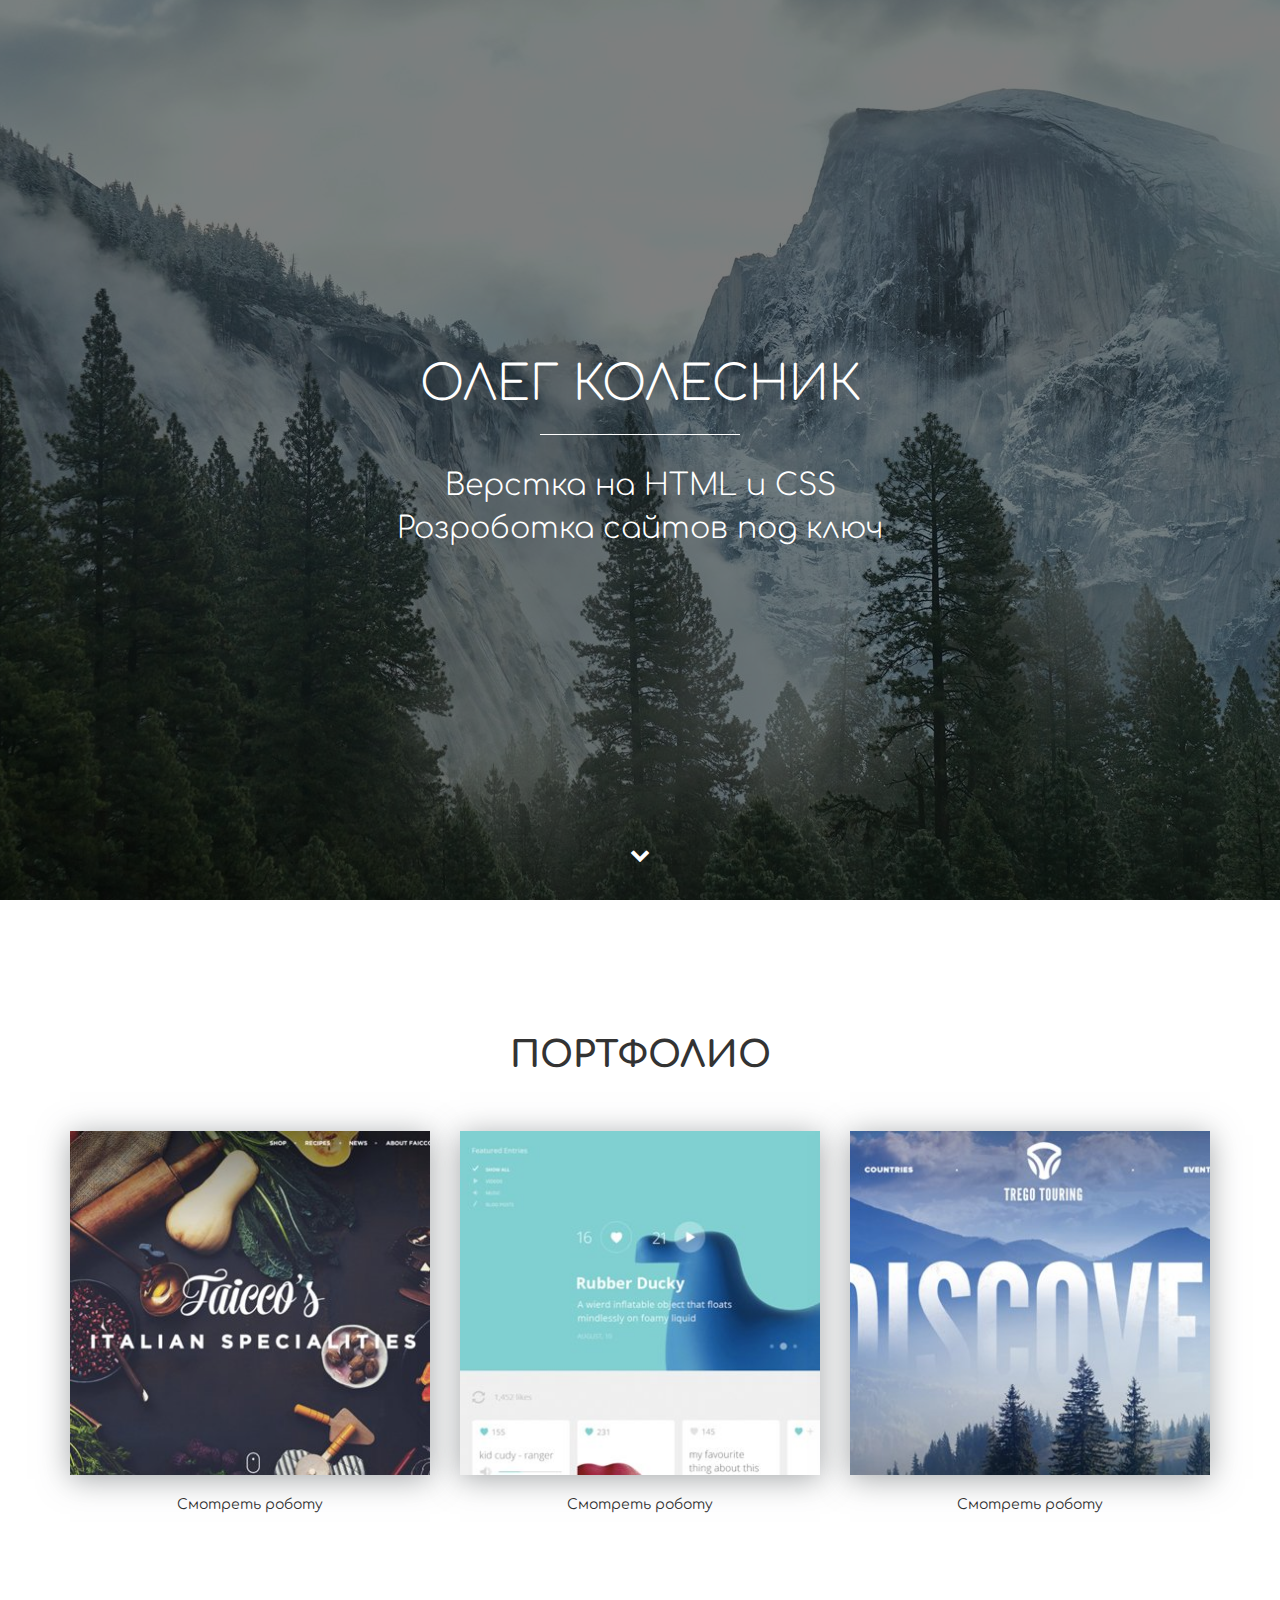
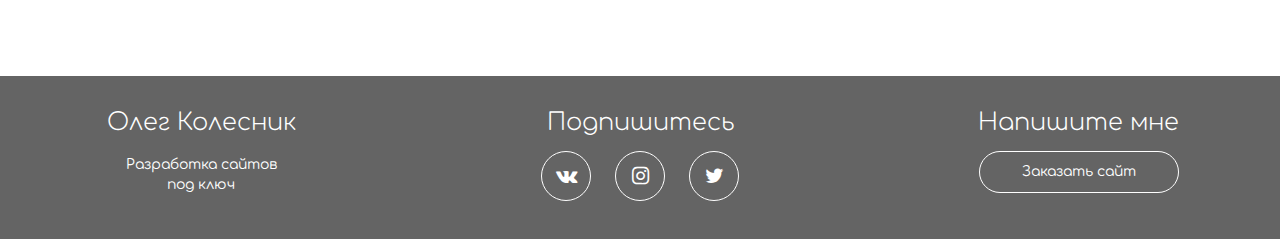
<file: index.html>
<!DOCTYPE html>
<html lang="ru">

<head>
    <meta charset="utf-8">
    <meta http-equiv="X-UA-Compatible" content="IE=edge">
    <meta name="viewport" content="width=device-width, initial-scale=1">
    <meta property="og:url" content="">
    <meta property="og:type" content="website">
    <meta property="og:title" content="Олег Колесник - верстка сайтов на HTML и CSS">
    <meta property="og:image" content="">
    <meta property="og:description" content="Закажите разработку сайта без посредников от 5 990 рублей">
    <meta property="og:site_name" content="Портфолио верстальщика">
    <meta property="article:author" content="Олег Колесник">
    <title>Олег Колесник - Портфолио</title>
    <link href="https://fonts.googleapis.com/css?family=Comfortaa&amp;subset=cyrillic-ext" rel="stylesheet"> 
    <link href="css/bootstrap.min.css" rel="stylesheet">
    <link rel="stylesheet" href="css/fontello.css">
    <link rel="stylesheet" href="css/fontello-embedded.css">
    <link href="css/style.min.css" rel="stylesheet">
    <link rel="shortcut icon" type="image/x-icon" href="favicon.ico">
    <!--[if lt IE 9]>
      <script src="https://oss.maxcdn.com/html5shiv/3.7.3/html5shiv.min.js"></script>
      <script src="https://oss.maxcdn.com/respond/1.4.2/respond.min.js"></script>
    <![endif]-->
</head>

<body>

    <div class="main">
        <div class="main-overlay"></div>
        <div class="wrapper">

            <div class="main-header">
                <h1> Олег Колесник</h1>
                <div class="main-line"></div>
                <p>Верстка на HTML и CSS<br>Розроботка сайтов под ключ</p>
            </div>

        </div>
        <a class="main-down my-works" href="#my-portfolio"><i class="icon-down"></i></a>
    </div>

    <div class="portfolio" id="my-portfolio">

        <div class="container">

            <h2 class="section-header">Портфолио</h2>

            <div class="row">

                <div class="col-md-4">

                    <div class="portfolio-block">

                        <img src="img/portfolio/1.jpg" alt="Робота №1">
                        <a data-toggle="modal" data-work='work-1' href="#work">Смотреть роботу</a>

                    </div>

                </div>

                <div class="col-md-4">

                    <div class="portfolio-block">

                        <img src="img/portfolio/2.jpg" alt="Робота №2">
                        <a data-toggle="modal" data-work='work-2' href="#work">Смотреть роботу</a>

                    </div>

                </div>
                <div class="col-md-4">

                    <div class="portfolio-block">

                        <img src="img/portfolio/3.jpg" alt="Робота №3">
                        <a data-toggle="modal" data-work='work-3' href="#work">Смотреть роботу</a>

                    </div>

                </div>

            </div>
        </div>
    </div>

    <div class="footer">

        <div class="container">

            <div class="row">

                <div class="col-md-3">

                    <strong>Олег Колесник</strong>
                    <p>Разработка сайтов <br>под ключ</p>

                </div>

                <div class="col-md-6">

                    <strong>Подпишитесь</strong>

                    <div class="social-links">

                        <a href="#"><i class="icon-vk"></i></a>
                        <a href="#"><i class="icon-instagram"></i></a>
                        <a href="#"><i class="icon-twitter"></i></a>

                    </div>

                </div>

                <div class="col-md-3">

                    <strong>Напишите мне</strong>
                    <a href="https://vk.me/id31661894" class="order-btn">Заказать сайт</a>

                </div>

            </div>

        </div>

    </div>

    <!--Модальное окно-->

    <div class="modal fade" id="work" tabindex="-1" role="dialog">

        <div class="modal-dialog">

            <div class="modal-content">

                

                <div class="modal-body">
                

                </div>

            </div>

        </div>

    </div>

    <!-- jQuery (necessary for Bootstrap's JavaScript plugins) -->
    <script src="https://ajax.googleapis.com/ajax/libs/jquery/1.12.4/jquery.min.js"></script>
    <script src="js/bootstrap.min.js"></script>
    <script src="js/main.js"></script>
</body>

</html>
</file>
<file: css/fontello.css>
@font-face {
  font-family: 'fontello';
  src: url('../font/fontello.eot?32380751');
  src: url('../font/fontello.eot?32380751#iefix') format('embedded-opentype'),
       url('../font/fontello.woff2?32380751') format('woff2'),
       url('../font/fontello.woff?32380751') format('woff'),
       url('../font/fontello.ttf?32380751') format('truetype'),
       url('../font/fontello.svg?32380751#fontello') format('svg');
  font-weight: normal;
  font-style: normal;
}
/* Chrome hack: SVG is rendered more smooth in Windozze. 100% magic, uncomment if you need it. */
/* Note, that will break hinting! In other OS-es font will be not as sharp as it could be */
/*
@media screen and (-webkit-min-device-pixel-ratio:0) {
  @font-face {
    font-family: 'fontello';
    src: url('../font/fontello.svg?32380751#fontello') format('svg');
  }
}
*/
 
 [class^="icon-"]:before, [class*=" icon-"]:before {
  font-family: "fontello";
  font-style: normal;
  font-weight: normal;
  speak: none;
 
  display: inline-block;
  text-decoration: inherit;
  width: 1em;
  margin-right: .2em;
  text-align: center;
  /* opacity: .8; */
 
  /* For safety - reset parent styles, that can break glyph codes*/
  font-variant: normal;
  text-transform: none;
 
  /* fix buttons height, for twitter bootstrap */
  line-height: 1em;
 
  /* Animation center compensation - margins should be symmetric */
  /* remove if not needed */
  margin-left: .2em;
 
  /* you can be more comfortable with increased icons size */
  /* font-size: 120%; */
 
  /* Font smoothing. That was taken from TWBS */
  -webkit-font-smoothing: antialiased;
  -moz-osx-font-smoothing: grayscale;
 
  /* Uncomment for 3D effect */
  /* text-shadow: 1px 1px 1px rgba(127, 127, 127, 0.3); */
}
 
.icon-down:before { content: '\e800'; } /* '' */
.icon-twitter:before { content: '\f099'; } /* '' */
.icon-instagram:before { content: '\f16d'; } /* '' */
.icon-vk:before { content: '\f189'; } /* '' */
</file>
<file: css/fontello-embedded.css>
@font-face {
  font-family: 'fontello';
  src: url('../font/fontello.eot?97182324');
  src: url('../font/fontello.eot?97182324#iefix') format('embedded-opentype'),
       url('../font/fontello.svg?97182324#fontello') format('svg');
  font-weight: normal;
  font-style: normal;
}
@font-face {
  font-family: 'fontello';
  src: url('[data-uri]') format('woff'),
       url('[data-uri]') format('truetype');
}
/* Chrome hack: SVG is rendered more smooth in Windozze. 100% magic, uncomment if you need it. */
/* Note, that will break hinting! In other OS-es font will be not as sharp as it could be */
/*
@media screen and (-webkit-min-device-pixel-ratio:0) {
  @font-face {
    font-family: 'fontello';
    src: url('../font/fontello.svg?97182324#fontello') format('svg');
  }
}
*/
 
 [class^="icon-"]:before, [class*=" icon-"]:before {
  font-family: "fontello";
  font-style: normal;
  font-weight: normal;
  speak: none;
 
  display: inline-block;
  text-decoration: inherit;
  width: 1em;
  margin-right: .2em;
  text-align: center;
  /* opacity: .8; */
 
  /* For safety - reset parent styles, that can break glyph codes*/
  font-variant: normal;
  text-transform: none;
     
  /* fix buttons height, for twitter bootstrap */
  line-height: 1em;
 
  /* Animation center compensation - margins should be symmetric */
  /* remove if not needed */
  margin-left: .2em;
 
  /* you can be more comfortable with increased icons size */
  /* font-size: 120%; */
 
  /* Uncomment for 3D effect */
  /* text-shadow: 1px 1px 1px rgba(127, 127, 127, 0.3); */
}
.icon-down:before { content: '\e800'; } /* '' */
.icon-twitter:before { content: '\f099'; } /* '' */
.icon-instagram:before { content: '\f16d'; } /* '' */
.icon-vk:before { content: '\f189'; } /* '' */
</file>
<file: css/style.min.css>
body{font-family:Comfortaa,cursive}html{font-size:10px}a:active,a:focus,a:visited{text-decoration:none;outline:0}.wrapper{display:table-cell;vertical-align:middle}.main{position:relative;display:table;width:100%;text-align:center;color:#fff;height:100vh;background:#000 url(../img/main-bg.jpg) center center no-repeat}.main-overlay{position:absolute;z-index:1;width:100%;height:100%;background-color:rgba(0,0,0,.5)}.main h1{margin-bottom:1.4rem;font-weight:300;text-transform:uppercase;font-size:4.8rem}.main p{font-size:3rem;font-weight:300}.main-header{position:relative;z-index:2}.main-line{width:200px;height:1px;background-color:#fff;margin:0 auto}.main-down{position:absolute;color:#fff;z-index:4;bottom:2rem;display:inline-block;font-size:2rem;width:50px;height:50px;border-radius:50%;border:1px solid transparent;line-height:50px;left:50%;margin-left:-25px;transition:.2s}.main-down:hover{color:#fff;border-color:#fff}.portfolio{padding:10rem 0;text-align:center}.section-header{text-transform:uppercase;font-weight:800;font-size:3.6rem;margin-bottom:5rem}.portfolio img{width:100%;max-width:360px;box-shadow:0 4px 29px 0 rgba(87,92,97,.54)}.portfolio a{display:block;margin:2rem auto 6rem;color:#333;width:17rem;border-bottom:1px solid transparent}.portfolio a:hover{text-decoration:none;border-bottom:1px dotted #333}.footer{background-color:#646464;color:#fff;text-align:center;padding:3rem 0}.footer strong{font-weight:300;font-size:2.4rem}.social-links{margin-top:1rem}.social-links a{width:5rem;height:5rem;line-height:5rem;display:inline-block;color:#fff;border:solid 1px #fff;border-radius:50%;margin-left:1rem;margin-right:1rem;font-size:2rem;transition:.2s}.social-links a:hover{background-color:#fff;color:#646464}.order-btn{display:block;width:80%;max-width:200px;margin:1rem auto;border:1px solid #fff;padding-top:1rem;padding-bottom:1rem;color:#fff;border-radius:100px;transition:.2s}.order-btn:hover{text-decoration:none;background-color:#fff;color:#646464}.modal img{width:100%}.modal-title{font-weight:800;font-size:2rem}.close{background-color:transparent;border:none;font-size:2.5rem;position:absolute;right:2rem;top:1rem}.btn-order-modal{display:inline-block;color:#333;border:1px solid #333;padding:10px 20px;border-radius:5px}.btn-order-modal:hover{background-color:#333;color:#fff;text-decoration:none}@media (min-width:0px) and (max-width:767px){html{font-size:7px}.footer strong{margin:3rem 0 2rem;display:inline-block}.social-links a{font-size:1.5rem}}@media (min-width:768px) and (max-width:991px){.footer strong{margin:3rem 0 2rem;display:inline-block}}
</file>
